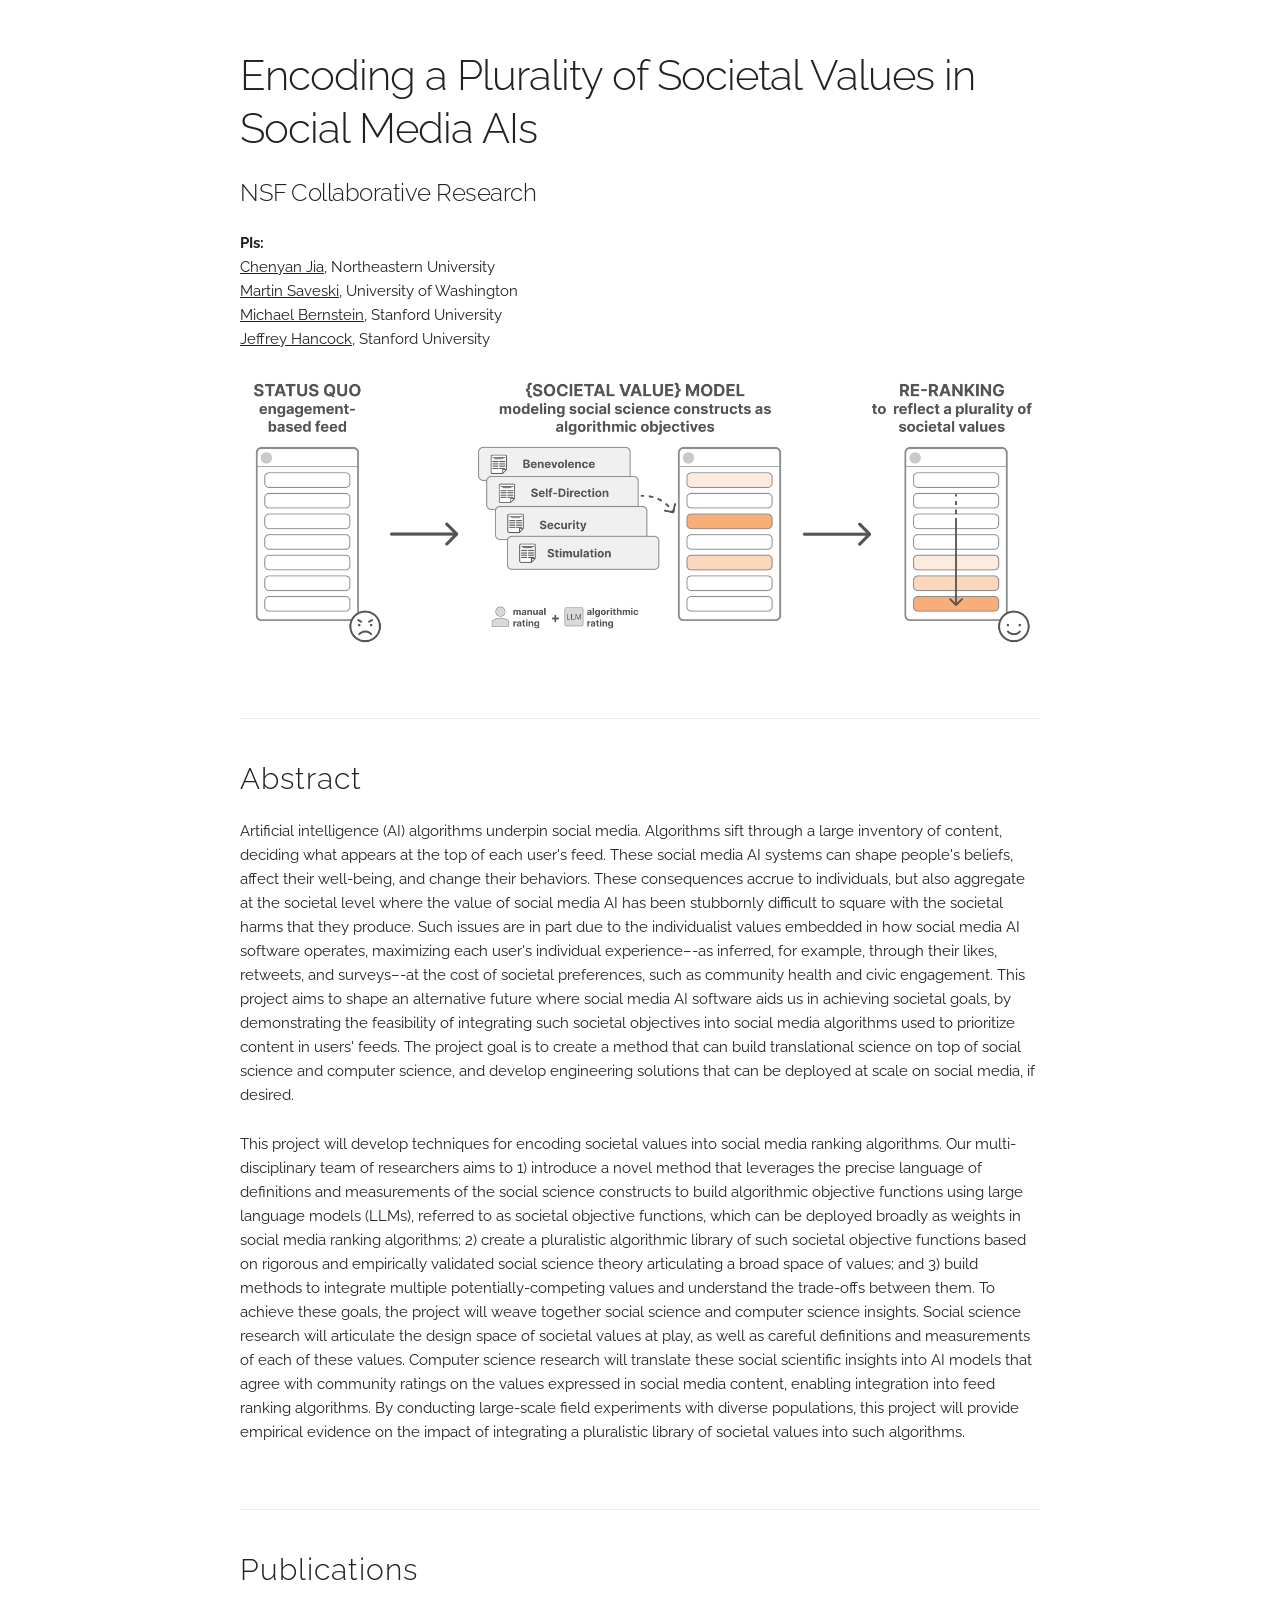
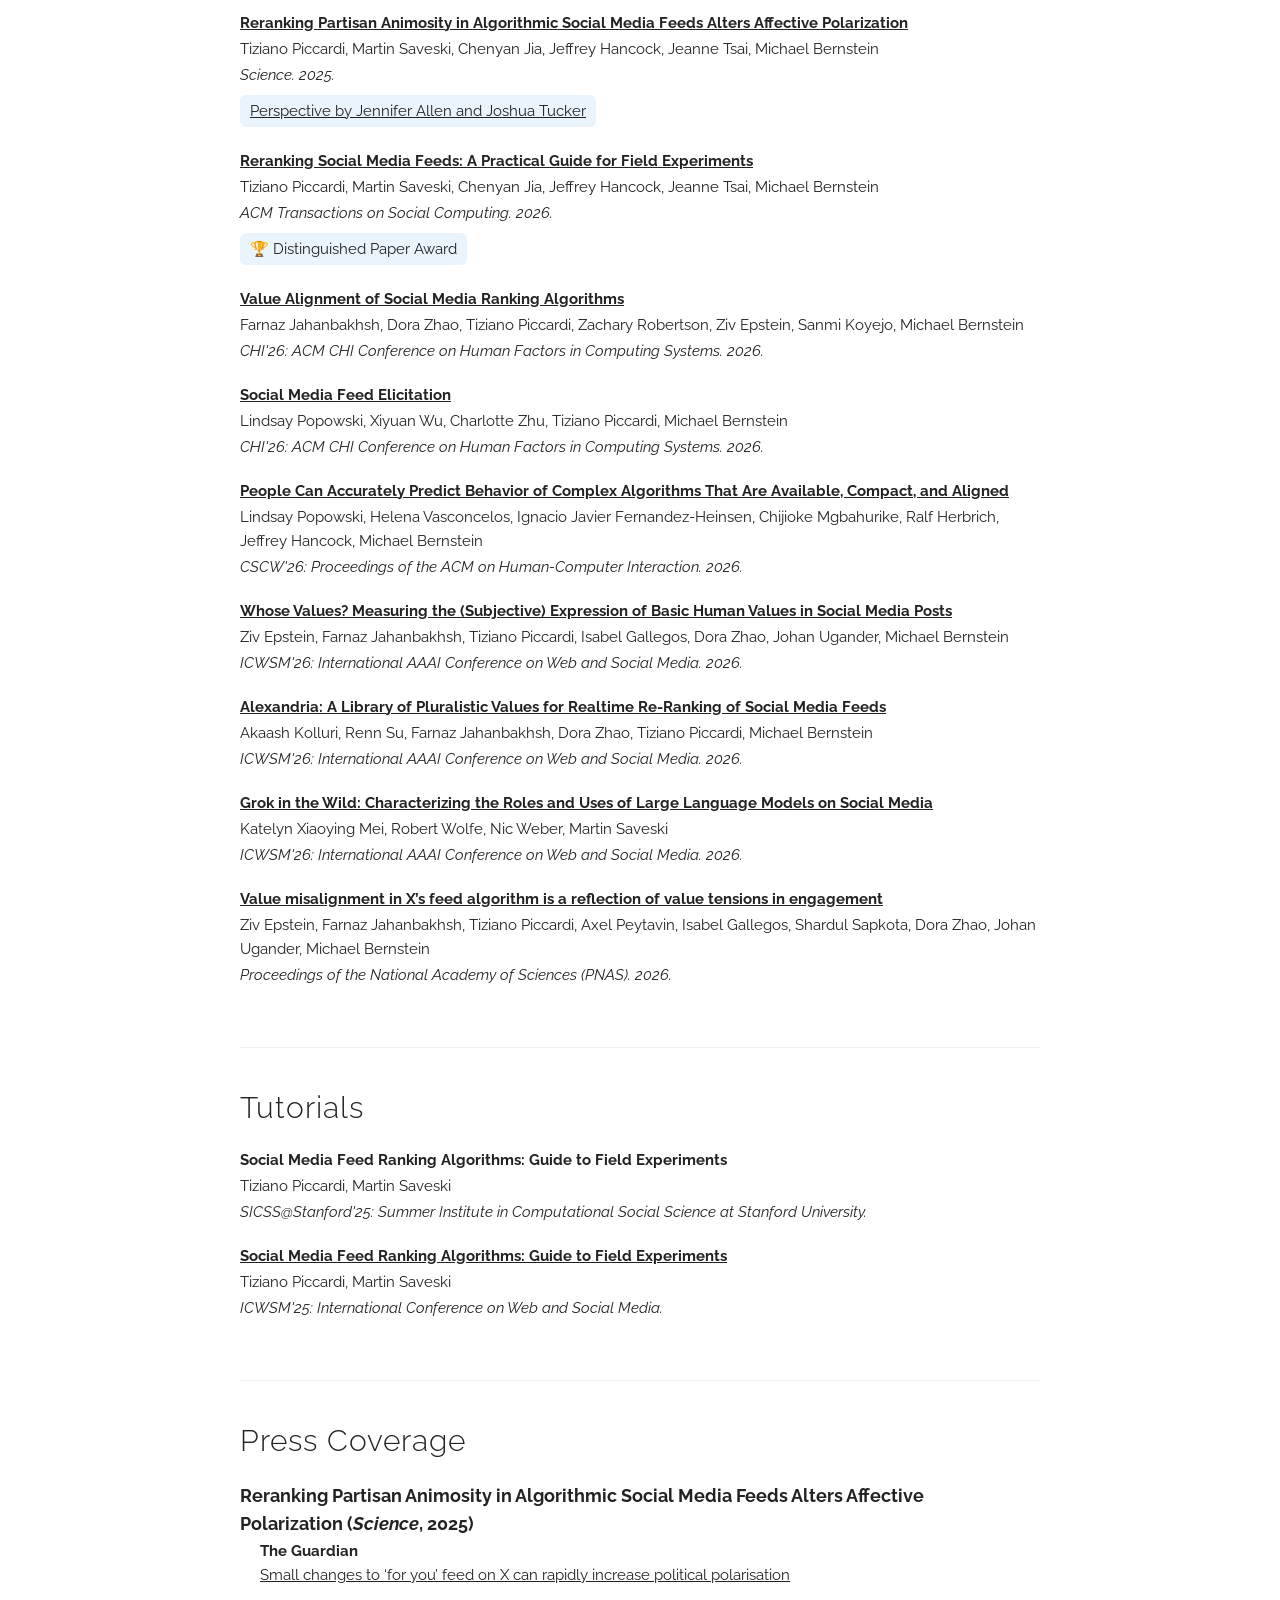
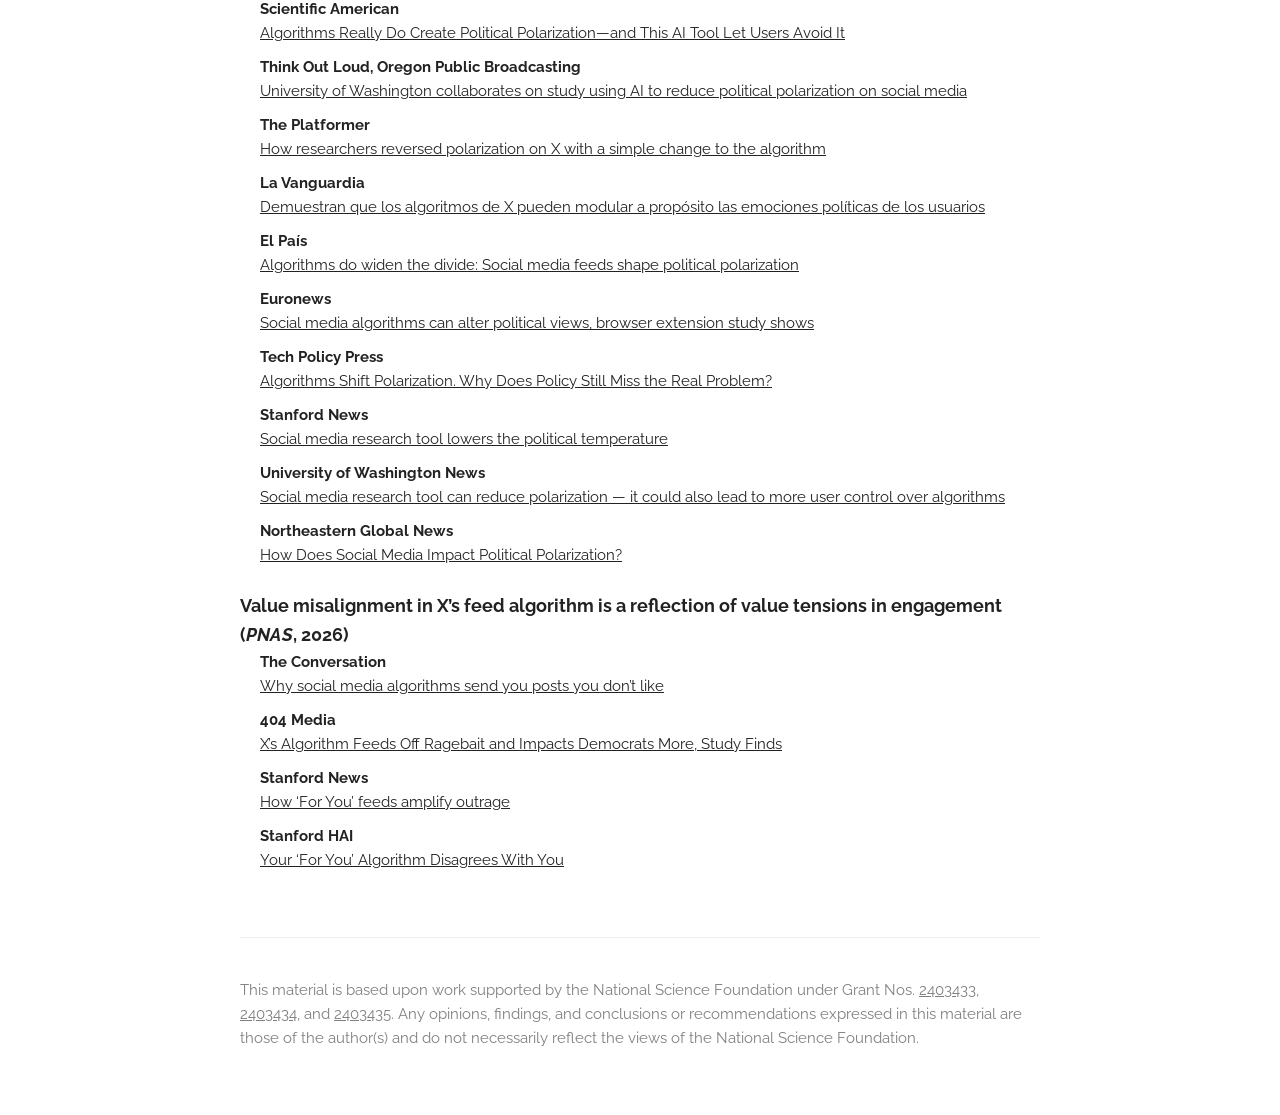
<file: index.html>
<!DOCTYPE html>
<html lang="en">
<head>

  <!-- Basic Page Needs
  –––––––––––––––––––––––––––––––––––––––––––––––––– -->
  <meta charset="utf-8">
  <title>Encoding a Plurality of Societal Values in Social Media AIs</title>
  <meta name="description" content="NSF Collaborative Research: Encoding a Plurality of Societal Values in Social Media AIs">
  <meta name="author" content="Chenyan Jia, Martin Saveski, Michael Bernstein, Jeffrey Hancock">
  <meta property="og:title" content="Encoding a Plurality of Societal Values in Social Media AIs" />
  <meta property="og:type" content="website" />

  <!-- Mobile Specific Metas
  –––––––––––––––––––––––––––––––––––––––––––––––––– -->
  <meta name="viewport" content="width=device-width, initial-scale=1">

  <!-- FONT
  –––––––––––––––––––––––––––––––––––––––––––––––––– -->
  <link href='https://fonts.googleapis.com/css?family=Raleway:400,300,600' rel='stylesheet' type='text/css'>

  <!-- CSS
  –––––––––––––––––––––––––––––––––––––––––––––––––– -->
  <link rel="stylesheet" href="css/skeleton/normalize.css">
  <link rel="stylesheet" href="css/skeleton/skeleton.css">
  <link rel="stylesheet" href="css/my_css.css">

  <!-- Favicon
  –––––––––––––––––––––––––––––––––––––––––––––––––– -->
  <link rel="icon" type="image/png" href="icon.png">

</head>
<body>

  <div class="container">

    <section class="header">
      <div class="row">
        <h2>Encoding a Plurality of Societal Values in Social Media AIs</h2>
        <h5>NSF Collaborative Research</h5>
        <b>PIs:</b><br/>
        <a href="https://www.jiachenyan.com" target="_blank" rel="noopener noreferrer">Chenyan Jia</a>, Northeastern University<br/>
        <a href="http://www.martinsaveski.com" target="_blank" rel="noopener noreferrer">Martin Saveski</a>, University of Washington<br/>
        <a href="https://hci.stanford.edu/msb/" target="_blank" rel="noopener noreferrer">Michael Bernstein</a>, Stanford University<br/>
        <a href="https://sml.stanford.edu/people/jeff-hancock" target="_blank" rel="noopener noreferrer">Jeffrey Hancock</a>, Stanford University<br/>
        <br/>
      </div>
      
      <div class="row">
        <img class="u-max-full-width" src="imgs/hero.png">
      </div>
      
    </section>

    <div class="docs-section" id="abstract">
      <h4>Abstract</h4>
      <p>Artificial intelligence (AI) algorithms underpin social media. Algorithms sift through a large inventory of content, deciding what appears at the top of each user's feed. These social media AI systems can shape people's beliefs, affect their well-being, and change their behaviors. These consequences accrue to individuals, but also aggregate at the societal level where the value of social media AI has been stubbornly difficult to square with the societal harms that they produce. Such issues are in part due to the individualist values embedded in how social media AI software operates, maximizing each user's individual experience&ndash;-as inferred, for example, through their likes, retweets, and surveys&ndash;-at the cost of societal preferences, such as community health and civic engagement. This project aims to shape an alternative future where social media AI software aids us in achieving societal goals, by demonstrating the feasibility of integrating such societal objectives into social media algorithms used to prioritize content in users' feeds. The project goal is to create a method that can build translational science on top of social science and computer science, and develop engineering solutions that can be deployed at scale on social media, if desired.</p>
      <p>This project will develop techniques for encoding societal values into social media ranking algorithms. Our multi-disciplinary team of researchers aims to 1) introduce a novel method that leverages the precise language of definitions and measurements of the social science constructs to build algorithmic objective functions using large language models (LLMs), referred to as societal objective functions, which can be deployed broadly as weights in social media ranking algorithms; 2) create a pluralistic algorithmic library of such societal objective functions based on rigorous and empirically validated social science theory articulating a broad space of values; and 3) build methods to integrate multiple potentially-competing values and understand the trade-offs between them. To achieve these goals, the project will weave together social science and computer science insights. Social science research will articulate the design space of societal values at play, as well as careful definitions and measurements of each of these values. Computer science research will translate these social scientific insights into AI models that agree with community ratings on the values expressed in social media content, enabling integration into feed ranking algorithms. By conducting large-scale field experiments with diverse populations, this project will provide empirical evidence on the impact of integrating a pluralistic library of societal values into such algorithms.</p>
    </div>

    <!-- ========== PUBLICATIONS ========== -->
    <div class="docs-section" id="publications">
      <h4>Publications</h4>

      <div class="paper">
        <p class="title"><a href="https://www.science.org/stoken/author-tokens/ST-3086/full" target="_blank" rel="noopener noreferrer"><b>Reranking Partisan Animosity in Algorithmic Social Media Feeds Alters Affective Polarization</b></a></p>
        <p>Tiziano Piccardi, Martin Saveski, Chenyan Jia, Jeffrey Hancock, Jeanne Tsai, Michael Bernstein</p>
        <p><i>Science. 2025.</i></p>
        <p class="award"><a href="https://www.science.org/doi/10.1126/science.aec7388" target="_blank" rel="noopener noreferrer">Perspective by Jennifer Allen and Joshua Tucker</a></p>
        <script type="text/javascript" src="https://embed.altmetric.com/assets/embed.js"></script>
      </div>

      <div class="paper">
        <p class="title"><a href="https://doi.org/10.1145/3800557" target="_blank" rel="noopener noreferrer"><b>Reranking Social Media Feeds: A Practical Guide for Field Experiments</b></a></p>
        <p>Tiziano Piccardi, Martin Saveski, Chenyan Jia, Jeffrey Hancock, Jeanne Tsai, Michael Bernstein</p>
        <p><i>ACM Transactions on Social Computing. 2026.</i></p>
        <p class="award"><span class="trophy">&#127942;</span>Distinguished Paper Award</p>
      </div>

      <div class="paper">
        <p class="title"><a href="https://doi.org/10.1145/3772318.3791281" target="_blank" rel="noopener noreferrer"><b>Value Alignment of Social Media Ranking Algorithms</b></a></p>
        <p>Farnaz Jahanbakhsh, Dora Zhao, Tiziano Piccardi, Zachary Robertson, Ziv Epstein, Sanmi Koyejo, Michael Bernstein</p>
        <p><i>CHI'26: ACM CHI Conference on Human Factors in Computing Systems. 2026.</i></p>
      </div>

      <div class="paper">
        <p class="title"><a href="https://doi.org/10.1145/3772318.3791569" target="_blank" rel="noopener noreferrer"><b>Social Media Feed Elicitation</b></a></p>
        <p>Lindsay Popowski, Xiyuan Wu, Charlotte Zhu, Tiziano Piccardi, Michael Bernstein</p>
        <p><i>CHI'26: ACM CHI Conference on Human Factors in Computing Systems. 2026.</i></p>
      </div>

      <div class="paper">
        <p class="title"><a href="https://doi.org/10.1145/3788067" target="_blank" rel="noopener noreferrer"><b>People Can Accurately Predict Behavior of Complex Algorithms That Are Available, Compact, and Aligned</b></a></p>
        <p>Lindsay Popowski, Helena Vasconcelos, Ignacio Javier Fernandez-Heinsen, Chijioke Mgbahurike, Ralf Herbrich, Jeffrey Hancock, Michael Bernstein</p>
        <p><i>CSCW'26: Proceedings of the ACM on Human-Computer Interaction. 2026.</i></p>
      </div>

      <div class="paper">
        <p class="title"><a href="https://doi.org/10.1609/icwsm.v20i1.42664" target="_blank" rel="noopener noreferrer"><b>Whose Values? Measuring the (Subjective) Expression of Basic Human Values in Social Media Posts</b></a></p>
        <p>Ziv Epstein, Farnaz Jahanbakhsh, Tiziano Piccardi, Isabel Gallegos, Dora Zhao, Johan Ugander, Michael Bernstein</p>
        <p><i>ICWSM'26: International AAAI Conference on Web and Social Media. 2026.</i></p>
      </div>

      <div class="paper">
        <p class="title"><a href="https://ojs.aaai.org/index.php/ICWSM/article/view/42697" target="_blank" rel="noopener noreferrer"><b>Alexandria: A Library of Pluralistic Values for Realtime Re-Ranking of Social Media Feeds</b></a></p>
        <p>Akaash Kolluri, Renn Su, Farnaz Jahanbakhsh, Dora Zhao, Tiziano Piccardi, Michael Bernstein</p>
        <p><i>ICWSM'26: International AAAI Conference on Web and Social Media. 2026.</i></p>
      </div>

      <div class="paper">
        <p class="title"><a href="https://doi.org/10.1609/icwsm.v20i1.42715" target="_blank" rel="noopener noreferrer"><b>Grok in the Wild: Characterizing the Roles and Uses of Large Language Models on Social Media</b></a></p>
        <p>Katelyn Xiaoying Mei, Robert Wolfe, Nic Weber, Martin Saveski</p>
        <p><i>ICWSM'26: International AAAI Conference on Web and Social Media. 2026.</i></p>
      </div>

      <div class="paper">
        <p class="title"><a href="https://www.pnas.org/doi/full/10.1073/pnas.2610388123" target="_blank" rel="noopener noreferrer"><b>Value misalignment in X’s feed algorithm is a reflection of value tensions in engagement</b></a></p>
        <p>Ziv Epstein, Farnaz Jahanbakhsh, Tiziano Piccardi, Axel Peytavin, Isabel Gallegos, Shardul Sapkota, Dora Zhao, Johan Ugander, Michael Bernstein</p>
        <p><i>Proceedings of the National Academy of Sciences (PNAS). 2026.</i></p>
      </div>
      
      <!--
      <div class="paper">
        <p class="title"><a href="https://doi.org/10.1145/3641002" target="_blank" rel="noopener noreferrer"><b>Embedding Democratic Values into Social Media AIs via Societal Objective Functions</b></a></p>
        <p>Chenyan Jia, Michelle S. Lam, Minh Chau Mai, Jeffrey Hancock, Michael Bernstein</p>
        <p><i>CSCW'24: Proceedings of the ACM on Human-Computer Interaction. 2024.</i></p>
        <p class="award"><span class="trophy">&#127942;</span><a href="https://cscw.acm.org/2024/index.php/awards/" target="_blank" rel="noopener noreferrer" style="color: inherit;">Impact Recognition Award</a>, <a href="https://cscw.acm.org/2024/index.php/awards/" target="_blank" rel="noopener noreferrer" style="color: inherit;">Best Paper Award</a></p>
      </div>
      -->

    </div>

    <!-- ========== TUTORIALS ========== -->
    <div class="docs-section" id="tutorials">
      <h4>Tutorials</h4>

      <div class="paper">
        <p class="title"><b>Social Media Feed Ranking Algorithms: Guide to Field Experiments</b></p>
        <p>Tiziano Piccardi, Martin Saveski</p>
        <p><i>SICSS@Stanford'25: Summer Institute in Computational Social Science at Stanford University.</i></p>
      </div>

      <div class="paper">
        <p class="title"><a href="https://social-media-ais.github.io/icwsm-25-tutorial/" target="_blank" rel="noopener noreferrer"><b>Social Media Feed Ranking Algorithms: Guide to Field Experiments</b></a></p>
        <p>Tiziano Piccardi, Martin Saveski</p>
        <p><i>ICWSM'25: International Conference on Web and Social Media.</i></p>
      </div>

    </div>

    <!-- ========== PRESS COVERAGE ========== -->
    <div class="docs-section" id="press">
      <h4>Press Coverage</h4>

      <div class="paper">
        <div class="press-title-row">
          <p class="press-title">Reranking Partisan Animosity in Algorithmic Social Media Feeds Alters Affective Polarization (<i>Science</i>, 2025)</p>
          <div data-badge-popover="right" data-badge-type="donut" data-altmetric-id="171048124" data-link-target="_blank" class="altmetric-embed"></div>
        </div>
        <ul class="press-list">
          <li><b>The Guardian</b><br/><a href="https://www.theguardian.com/technology/2025/nov/27/partisan-x-posts-increase-political-polarisation-among-users-social-media-research" target="_blank" rel="noopener noreferrer">Small changes to ‘for you’ feed on X can rapidly increase political polarisation</a></li>
          <li><b>Scientific American</b><br/><a href="https://www.scientificamerican.com/article/ai-tool-decreased-political-polarization-from-social-media-algorithms/" target="_blank" rel="noopener noreferrer">Algorithms Really Do Create Political Polarization&mdash;and This AI Tool Let Users Avoid It</a></li>
          <li><b>Think Out Loud, Oregon Public Broadcasting</b><br/><a href="https://www.opb.org/article/2026/01/12/university-washington-ai-artificial-intelligence-politics/" target="_blank" rel="noopener noreferrer">University of Washington collaborates on study using AI to reduce political polarization on social media</a></li>
          <li><b>The Platformer</b><br/><a href="https://www.platformer.news/stanford-polarization-study-x-algorithm/" target="_blank" rel="noopener noreferrer">How researchers reversed polarization on X with a simple change to the algorithm</a></li>
          <li><b>La Vanguardia</b><br/><a href="https://www.lavanguardia.com/ciencia/20251206/11306139/demuestran-algoritmos-x-modular-proposito-emociones-politicas-usuarios.html" target="_blank" rel="noopener noreferrer">Demuestran que los algoritmos de X pueden modular a propósito las emociones políticas de los usuarios</a></li>
          <li><b>El País</b><br/><a href="https://english.elpais.com/technology/2025-11-27/algorithms-do-widen-the-divide-social-media-feeds-shape-political-polarization.html" target="_blank" rel="noopener noreferrer">Algorithms do widen the divide: Social media feeds shape political polarization</a></li>
          <li><b>Euronews</b><br/><a href="https://www.euronews.com/next/2025/11/28/social-media-algorithms-can-alter-political-views-browser-extension-study-shows" target="_blank" rel="noopener noreferrer">Social media algorithms can alter political views, browser extension study shows</a></li>
          <li><b>Tech Policy Press</b><br/><a href="https://www.techpolicy.press/algorithms-shift-polarization-why-does-policy-still-miss-the-real-problem/" target="_blank" rel="noopener noreferrer">Algorithms Shift Polarization. Why Does Policy Still Miss the Real Problem?</a></li>
          <li><b>Stanford News</b><br/><a href="https://news.stanford.edu/stories/2025/11/social-media-tool-polarization-user-control-research" target="_blank" rel="noopener noreferrer">Social media research tool lowers the political temperature</a></li>
          <li><b>University of Washington News</b><br/><a href="https://www.washington.edu/news/2025/12/03/social-media-research-tool-can-reduce-polarization-it-could-also-lead-to-more-user-control-over-algorithms/" target="_blank" rel="noopener noreferrer">Social media research tool can reduce polarization — it could also lead to more user control over algorithms</a></li>
          <li><b>Northeastern Global News</b><br/><a href="https://news.northeastern.edu/2025/11/27/social-media-political-polarization-research/" target="_blank" rel="noopener noreferrer">How Does Social Media Impact Political Polarization?</a></li>
        </ul>
      </div>

      <div class="paper">
        <div class="press-title-row">
          <p class="press-title">Value misalignment in X’s feed algorithm is a reflection of value tensions in engagement (<i>PNAS</i>, 2026)</p>
          <div data-badge-popover="right" data-badge-type="donut" data-altmetric-id="202837733" data-link-target="_blank" class="altmetric-embed"></div>
        </div>
        <ul class="press-list">
          <li><b>The Conversation</b><br/><a href="https://theconversation.com/why-social-media-algorithms-send-you-posts-you-dont-like-288792" target="_blank" rel="noopener noreferrer">Why social media algorithms send you posts you don’t like</a></li>
          <li><b>404 Media</b><br/><a href="https://www.404media.co/xs-algorithm-feeds-off-ragebait-and-impacts-democrats-more-study-finds/" target="_blank" rel="noopener noreferrer">X’s Algorithm Feeds Off Ragebait and Impacts Democrats More, Study Finds</a></li>
          <li><b>Stanford News</b><br/><a href="https://news.stanford.edu/stories/2026/08/social-media-for-you-algorithms-engagement-outrage" target="_blank" rel="noopener noreferrer">How ‘For You’ feeds amplify outrage</a></li>
          <li><b>Stanford HAI</b><br/><a href="https://hai.stanford.edu/news/your-for-you-algorithm-disagrees-with-you" target="_blank" rel="noopener noreferrer">Your ‘For You’ Algorithm Disagrees With You</a></li>
        </ul>
      </div>

    </div>

    <div class="docs-section" id="funding">
      <p style="color: rgba(0, 0, 0, 0.5);">
        This material is based upon work supported by the National Science Foundation under Grant Nos.
        <a href="https://www.nsf.gov/awardsearch/show-award/?AWD_ID=2403433" target="_blank" rel="noopener noreferrer" style="color: inherit;">2403433</a>,
        <a href="https://www.nsf.gov/awardsearch/show-award/?AWD_ID=2403434" target="_blank" rel="noopener noreferrer" style="color: inherit;">2403434</a>, and
        <a href="https://www.nsf.gov/awardsearch/show-award/?AWD_ID=2403435" target="_blank" rel="noopener noreferrer" style="color: inherit;">2403435</a>.
        Any opinions, findings, and conclusions or recommendations expressed in this material are those of the author(s)
        and do not necessarily reflect the views of the National Science Foundation.
      </p>
    </div>

  </div>

</body>
</html>
</file>
<file: css/skeleton/skeleton.css>
/*
* Skeleton V2.0.4
* Copyright 2014, Dave Gamache
* www.getskeleton.com
* Free to use under the MIT license.
* http://www.opensource.org/licenses/mit-license.php
* 12/29/2014
*/


/* Table of contents
––––––––––––––––––––––––––––––––––––––––––––––––––
- Grid
- Base Styles
- Typography
- Links
- Buttons
- Forms
- Lists
- Code
- Tables
- Spacing
- Utilities
- Clearing
- Media Queries
*/


/* Grid
–––––––––––––––––––––––––––––––––––––––––––––––––– */
.container {
  position: relative;
  width: 100%;
  max-width: 960px;
  margin: 0 auto;
  padding: 0 20px;
  box-sizing: border-box; }
.column,
.columns {
  width: 100%;
  float: left;
  box-sizing: border-box; }

/* For devices larger than 400px */
@media (min-width: 400px) {
  .container {
    width: 85%;
    padding: 0; }
}

/* For devices larger than 550px */
@media (min-width: 550px) {
  .container {
    width: 80%; }
  .column,
  .columns {
    margin-left: 4%; }
  .column:first-child,
  .columns:first-child {
    margin-left: 0; }

  .one.column,
  .one.columns                    { width: 4.66666666667%; }
  .two.columns                    { width: 13.3333333333%; }
  .three.columns                  { width: 22%;            }
  .four.columns                   { width: 30.6666666667%; }
  .five.columns                   { width: 39.3333333333%; }
  .six.columns                    { width: 48%;            }
  .seven.columns                  { width: 56.6666666667%; }
  .eight.columns                  { width: 65.3333333333%; }
  .nine.columns                   { width: 74.0%;          }
  .ten.columns                    { width: 82.6666666667%; }
  .eleven.columns                 { width: 91.3333333333%; }
  .twelve.columns                 { width: 100%; margin-left: 0; }

  .one-third.column               { width: 30.6666666667%; }
  .two-thirds.column              { width: 65.3333333333%; }

  .one-half.column                { width: 48%; }

  /* Offsets */
  .offset-by-one.column,
  .offset-by-one.columns          { margin-left: 8.66666666667%; }
  .offset-by-two.column,
  .offset-by-two.columns          { margin-left: 17.3333333333%; }
  .offset-by-three.column,
  .offset-by-three.columns        { margin-left: 26%;            }
  .offset-by-four.column,
  .offset-by-four.columns         { margin-left: 34.6666666667%; }
  .offset-by-five.column,
  .offset-by-five.columns         { margin-left: 43.3333333333%; }
  .offset-by-six.column,
  .offset-by-six.columns          { margin-left: 52%;            }
  .offset-by-seven.column,
  .offset-by-seven.columns        { margin-left: 60.6666666667%; }
  .offset-by-eight.column,
  .offset-by-eight.columns        { margin-left: 69.3333333333%; }
  .offset-by-nine.column,
  .offset-by-nine.columns         { margin-left: 78.0%;          }
  .offset-by-ten.column,
  .offset-by-ten.columns          { margin-left: 86.6666666667%; }
  .offset-by-eleven.column,
  .offset-by-eleven.columns       { margin-left: 95.3333333333%; }

  .offset-by-one-third.column,
  .offset-by-one-third.columns    { margin-left: 34.6666666667%; }
  .offset-by-two-thirds.column,
  .offset-by-two-thirds.columns   { margin-left: 69.3333333333%; }

  .offset-by-one-half.column,
  .offset-by-one-half.columns     { margin-left: 52%; }

}


/* Base Styles
–––––––––––––––––––––––––––––––––––––––––––––––––– */
/* NOTE
html is set to 62.5% so that all the REM measurements throughout Skeleton
are based on 10px sizing. So basically 1.5rem = 15px :) */
html {
  font-size: 62.5%; }
body {
  font-size: 1.5em; /* currently ems cause chrome bug misinterpreting rems on body element */
  line-height: 1.6;
  font-weight: 400;
  font-family: "Raleway", "HelveticaNeue", "Helvetica Neue", Helvetica, Arial, sans-serif;
  color: #222; }


/* Typography
–––––––––––––––––––––––––––––––––––––––––––––––––– */
h1, h2, h3, h4, h5, h6 {
  margin-top: 0;
  margin-bottom: 2rem;
  font-weight: 300; }
h1 { font-size: 4.0rem; line-height: 1.2;  letter-spacing: -.1rem;}
h2 { font-size: 3.6rem; line-height: 1.25; letter-spacing: -.1rem; }
h3 { font-size: 3.0rem; line-height: 1.3;  letter-spacing: -.1rem; }
h4 { font-size: 2.4rem; line-height: 1.35; letter-spacing: -.08rem; }
h5 { font-size: 1.8rem; line-height: 1.5;  letter-spacing: -.05rem; }
h6 { font-size: 1.5rem; line-height: 1.6;  letter-spacing: 0; }

/* Larger than phablet */
@media (min-width: 550px) {
  h1 { font-size: 5.0rem; }
  h2 { font-size: 4.2rem; }
  h3 { font-size: 3.6rem; }
  h4 { font-size: 3.0rem; }
  h5 { font-size: 2.4rem; }
  h6 { font-size: 1.5rem; }
}

p {
  margin-top: 0; }


/* Links
–––––––––––––––––––––––––––––––––––––––––––––––––– */
a {
  color: #1EAEDB; }
a:hover {
  color: #0FA0CE; }


/* Buttons
–––––––––––––––––––––––––––––––––––––––––––––––––– */
.button,
button,
input[type="submit"],
input[type="reset"],
input[type="button"] {
  display: inline-block;
  height: 38px;
  padding: 0 30px;
  color: #555;
  text-align: center;
  font-size: 11px;
  font-weight: 600;
  line-height: 38px;
  letter-spacing: .1rem;
  text-transform: uppercase;
  text-decoration: none;
  white-space: nowrap;
  background-color: transparent;
  border-radius: 4px;
  border: 1px solid #bbb;
  cursor: pointer;
  box-sizing: border-box; }
.button:hover,
button:hover,
input[type="submit"]:hover,
input[type="reset"]:hover,
input[type="button"]:hover,
.button:focus,
button:focus,
input[type="submit"]:focus,
input[type="reset"]:focus,
input[type="button"]:focus {
  color: #333;
  border-color: #888;
  outline: 0; }
.button.button-primary,
button.button-primary,
input[type="submit"].button-primary,
input[type="reset"].button-primary,
input[type="button"].button-primary {
  color: #FFF;
  background-color: #33C3F0;
  border-color: #33C3F0; }
.button.button-primary:hover,
button.button-primary:hover,
input[type="submit"].button-primary:hover,
input[type="reset"].button-primary:hover,
input[type="button"].button-primary:hover,
.button.button-primary:focus,
button.button-primary:focus,
input[type="submit"].button-primary:focus,
input[type="reset"].button-primary:focus,
input[type="button"].button-primary:focus {
  color: #FFF;
  background-color: #1EAEDB;
  border-color: #1EAEDB; }


/* Forms
–––––––––––––––––––––––––––––––––––––––––––––––––– */
input[type="email"],
input[type="number"],
input[type="search"],
input[type="text"],
input[type="tel"],
input[type="url"],
input[type="password"],
textarea,
select {
  height: 38px;
  padding: 6px 10px; /* The 6px vertically centers text on FF, ignored by Webkit */
  background-color: #fff;
  border: 1px solid #D1D1D1;
  border-radius: 4px;
  box-shadow: none;
  box-sizing: border-box; }
/* Removes awkward default styles on some inputs for iOS */
input[type="email"],
input[type="number"],
input[type="search"],
input[type="text"],
input[type="tel"],
input[type="url"],
input[type="password"],
textarea {
  -webkit-appearance: none;
     -moz-appearance: none;
          appearance: none; }
textarea {
  min-height: 65px;
  padding-top: 6px;
  padding-bottom: 6px; }
input[type="email"]:focus,
input[type="number"]:focus,
input[type="search"]:focus,
input[type="text"]:focus,
input[type="tel"]:focus,
input[type="url"]:focus,
input[type="password"]:focus,
textarea:focus,
select:focus {
  border: 1px solid #33C3F0;
  outline: 0; }
label,
legend {
  display: block;
  margin-bottom: .5rem;
  font-weight: 600; }
fieldset {
  padding: 0;
  border-width: 0; }
input[type="checkbox"],
input[type="radio"] {
  display: inline; }
label > .label-body {
  display: inline-block;
  margin-left: .5rem;
  font-weight: normal; }


/* Lists
–––––––––––––––––––––––––––––––––––––––––––––––––– */
ul {
  list-style: circle inside; }
ol {
  list-style: decimal inside; }
ol, ul {
  padding-left: 0;
  margin-top: 0; }
ul ul,
ul ol,
ol ol,
ol ul {
  margin: 1.5rem 0 1.5rem 3rem;
  font-size: 90%; }
li {
  margin-bottom: 1rem; }


/* Code
–––––––––––––––––––––––––––––––––––––––––––––––––– */
code {
  padding: .2rem .5rem;
  margin: 0 .2rem;
  font-size: 90%;
  white-space: nowrap;
  background: #F1F1F1;
  border: 1px solid #E1E1E1;
  border-radius: 4px; }
pre > code {
  display: block;
  padding: 1rem 1.5rem;
  white-space: pre; }


/* Tables
–––––––––––––––––––––––––––––––––––––––––––––––––– */
th,
td {
  padding: 12px 15px;
  text-align: left;
  border-bottom: 1px solid #E1E1E1; }
th:first-child,
td:first-child {
  padding-left: 0; }
th:last-child,
td:last-child {
  padding-right: 0; }


/* Spacing
–––––––––––––––––––––––––––––––––––––––––––––––––– */
button,
.button {
  margin-bottom: 1rem; }
input,
textarea,
select,
fieldset {
  margin-bottom: 1.5rem; }
pre,
blockquote,
dl,
figure,
table,
p,
ul,
ol,
form {
  margin-bottom: 2.5rem; }


/* Utilities
–––––––––––––––––––––––––––––––––––––––––––––––––– */
.u-full-width {
  width: 100%;
  box-sizing: border-box; }
.u-max-full-width {
  max-width: 100%;
  box-sizing: border-box; }
.u-pull-right {
  float: right; }
.u-pull-left {
  float: left; }


/* Misc
–––––––––––––––––––––––––––––––––––––––––––––––––– */
hr {
  margin-top: 3rem;
  margin-bottom: 3.5rem;
  border-width: 0;
  border-top: 1px solid #E1E1E1; }


/* Clearing
–––––––––––––––––––––––––––––––––––––––––––––––––– */

/* Self Clearing Goodness */
.container:after,
.row:after,
.u-cf {
  content: "";
  display: table;
  clear: both; }


/* Media Queries
–––––––––––––––––––––––––––––––––––––––––––––––––– */
/*
Note: The best way to structure the use of media queries is to create the queries
near the relevant code. For example, if you wanted to change the styles for buttons
on small devices, paste the mobile query code up in the buttons section and style it
there.
*/


/* Larger than mobile */
@media (min-width: 400px) {}

/* Larger than phablet (also point when grid becomes active) */
@media (min-width: 550px) {}

/* Larger than tablet */
@media (min-width: 750px) {}

/* Larger than desktop */
@media (min-width: 1000px) {}

/* Larger than Desktop HD */
@media (min-width: 1200px) {}
</file>
<file: css/my_css.css>
h4 {
  letter-spacing: .1rem; }
a {
  color: #222; }
a:hover {
  color: #000; }
.container {
  max-width: 800px; }
.header {
  margin-top: 60px;
  margin-bottom: 60px; 
  text-align: left; }
.main-description h1 {
  margin-bottom: 0px; }
.main-description p {
  margin-bottom: 0px; }
.main-description .fa {
  font-size: 22px;
  margin-top: 5px; }
.paper {
  margin-bottom: 20px }
.paper .title {
  /*text-transform: uppercase; */}
.paper .press-title {
  font-size: 1.2em;
  font-weight: bold; }
.paper .press-title-row {
  display: flex;
  align-items: center;
  gap: 10px; }
.paper .press-title-row .press-title {
  margin-bottom: 0; }
.paper .press-list {
  list-style: none;
  padding-left: 15pt; }
.paper p {
  margin-bottom: 2px }
.paper .award {
  display: inline-block;
  background-color: #eaf4fc;
  border-radius: 6px;
  padding: 4px 10px;
  margin-top: 6px; }
.paper .award .trophy {
  margin-right: 4px; }
.paper-buttons {
  margin-top: 5px }
.paper .button {
  display: inline-block;
  height: 25px;
  padding: 0 25px;
  font-weight: 100;
  line-height: 25px;
  text-transform: none; }
.section-header {
  text-transform: uppercase;
  font-size: 1.5rem;
  letter-spacing: .2rem;
  font-weight: 600; }
.docs-section {
  border-top: 1px solid #eee;
  padding: 4rem 0;
  margin-bottom: 0;}
.footer {
  text-align: center;
  color: rgba(0, 0, 0, 0.4);
  border-top: 1px solid #eee;
  padding: 15px 0 40px 0;
  margin-bottom: 0;}
.navbar {
  display: none; }
.title-subtitle h3 {
  margin-bottom: 0px; }
.title-subtitle h5 {
  color: rgba(0, 0, 0, 0.60); }
.image {
  text-align: center; }

/*  ================ Project styling  ================ */
.project-container {
  margin-bottom: 30px;
}
.project-image-container {
  border: 1px solid rgba(0,0,0,0.2);
  padding: 3px;
  transition: 0.3s;
}
.project-image-container:hover {
  transition: 0.3s;
}
.project-image-container:hover img {
  opacity: 0.4;
}
.project-caption {
  padding: 3px;
}

/* Larger than phone */
@media (min-width: 550px) {
  .header {
    margin-top: 5rem; }
}

/* Larger than tablet */
@media (min-width: 750px) {
  /* Navbar */
  .navbar + .docs-section {
    border-top-width: 0; }
  .navbar,
  .navbar-spacer {
    display: block;
    width: 100%;
    height: 6.5rem;
    background: #fff;
    z-index: 99;
    border-top: 1px solid #eee;
    border-bottom: 1px solid #eee; }
  .navbar-spacer {
    display: none; }
  .navbar > .container {
    width: 100%; }
  .navbar-list {
    list-style: none;
    margin-bottom: 0; }
  .navbar-item {
    position: relative;
    float: left;
    margin-bottom: 0; }
  .navbar-link {
    text-transform: uppercase;
    font-size: 11px;
    font-weight: 600;
    letter-spacing: .2rem;
    margin-right: 35px;
    text-decoration: none;
    line-height: 6.5rem;
    color: #222; }
  .navbar-link.active {
    color: #33C3F0; }
  .has-docked-nav .navbar {
    position: fixed;
    top: 0;
    left: 0; }
  .has-docked-nav .navbar-spacer {
    display: block; }
  /* Re-overiding the width 100% declaration to match size of % based container */
  .has-docked-nav .navbar > .container {
    width: 80%; }

  /* Popover */
  .popover.open {
    display: block;
  }
  .popover {
    display: none;
    position: absolute;
    top: 0;
    left: 0;
    background: #fff;
    border: 1px solid #eee;
    border-radius: 4px;
    top: 92%;
    left: -50%;
    -webkit-filter: drop-shadow(0 0 6px rgba(0,0,0,.1));
       -moz-filter: drop-shadow(0 0 6px rgba(0,0,0,.1));
            filter: drop-shadow(0 0 6px rgba(0,0,0,.1)); }
  .popover-item:first-child .popover-link:after, 
  .popover-item:first-child .popover-link:before {
    bottom: 100%;
    left: 50%;
    border: solid transparent;
    content: " ";
    height: 0;
    width: 0;
    position: absolute;
    pointer-events: none; }
  .popover-item:first-child .popover-link:after {
    border-color: rgba(255, 255, 255, 0);
    border-bottom-color: #fff;
    border-width: 10px;
    margin-left: -10px; }
  .popover-item:first-child .popover-link:before {
    border-color: rgba(238, 238, 238, 0);
    border-bottom-color: #eee;
    border-width: 11px;
    margin-left: -11px; }
  .popover-list {
    padding: 0;
    margin: 0;
    list-style: none; }
  .popover-item {
    padding: 0;
    margin: 0; }
  .popover-link {
    position: relative;
    color: #222;
    display: block;
    padding: 8px 20px;
    border-bottom: 1px solid #eee;
    text-decoration: none;
    text-transform: uppercase;
    font-size: 1.0rem;
    font-weight: 600;
    text-align: center;
    letter-spacing: .1rem; }
  .popover-item:first-child .popover-link {
    border-radius: 4px 4px 0 0; }
  .popover-item:last-child .popover-link {
    border-radius: 0 0 4px 4px;
    border-bottom-width: 0; }
  .popover-link:hover {
    color: #fff;
    background: #33C3F0; }
  .popover-link:hover,
  .popover-item:first-child .popover-link:hover:after {
    border-bottom-color: #33C3F0; }
}
</file>
